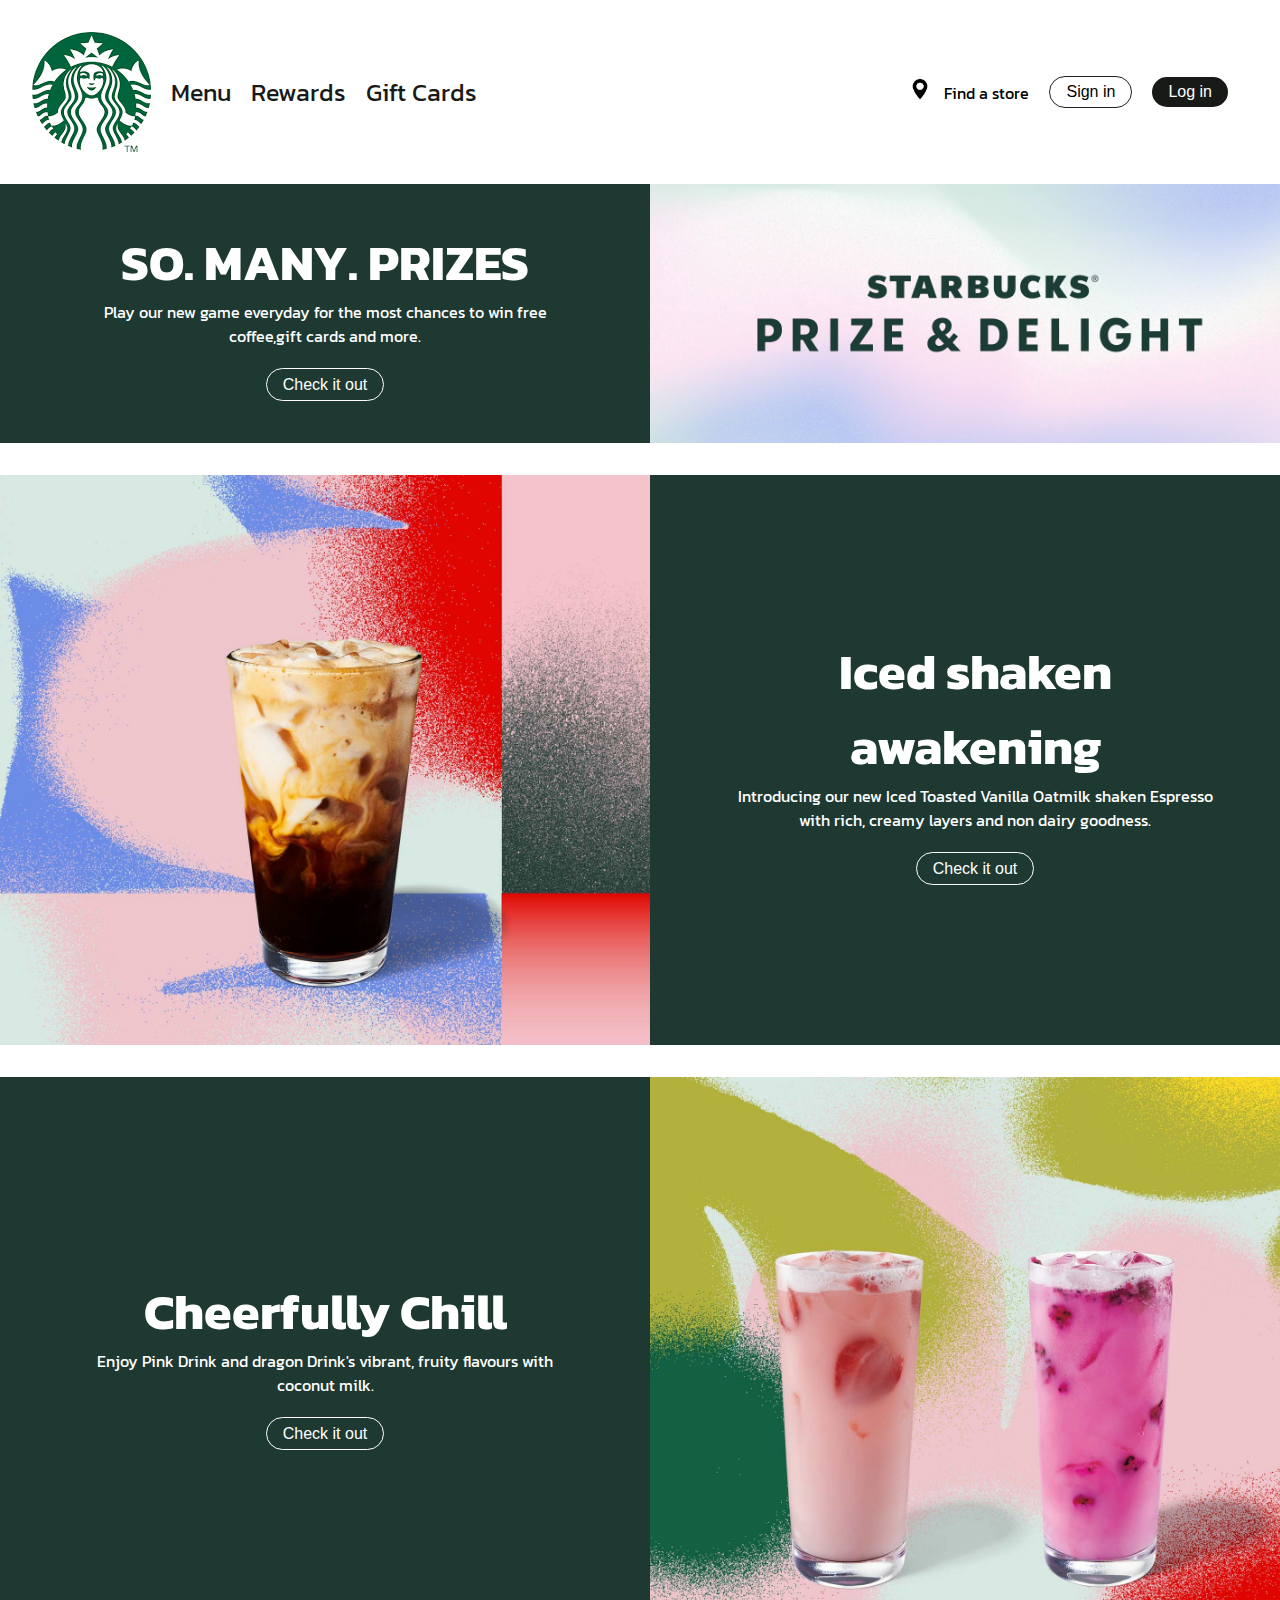
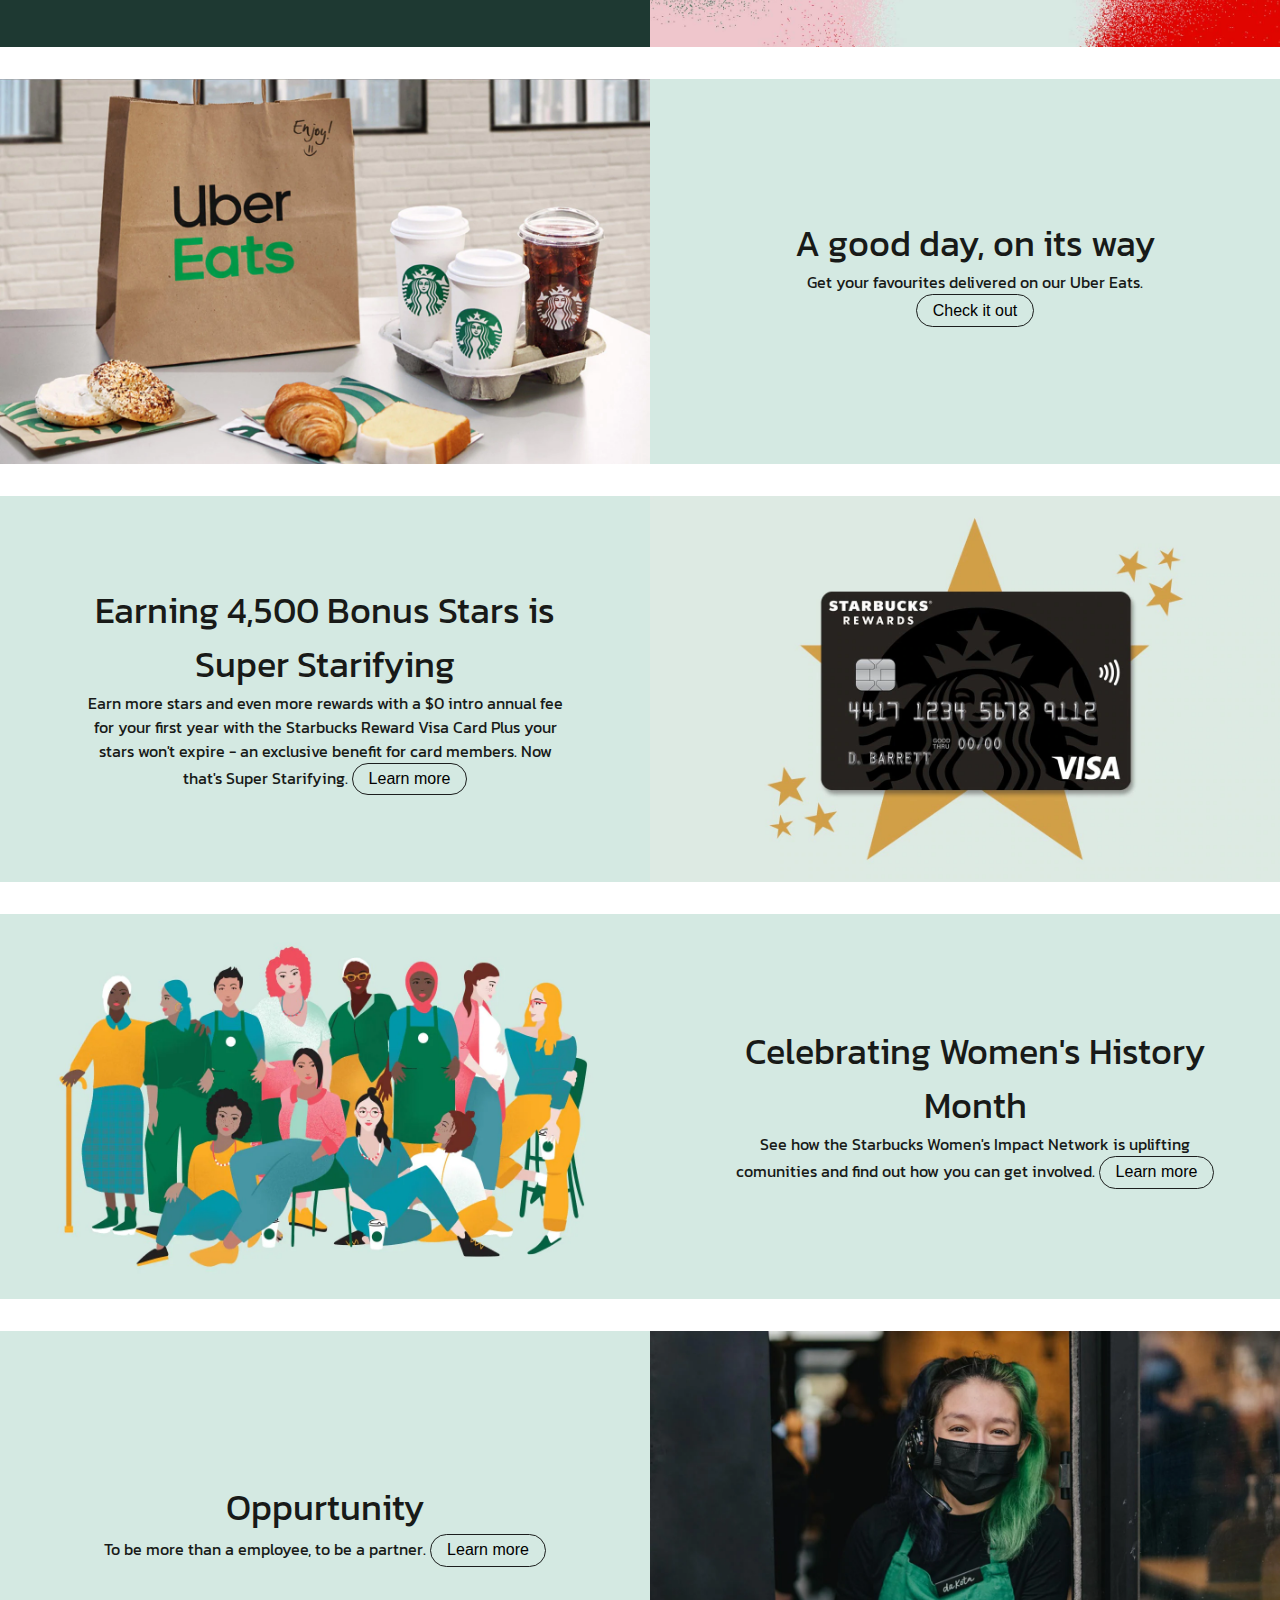
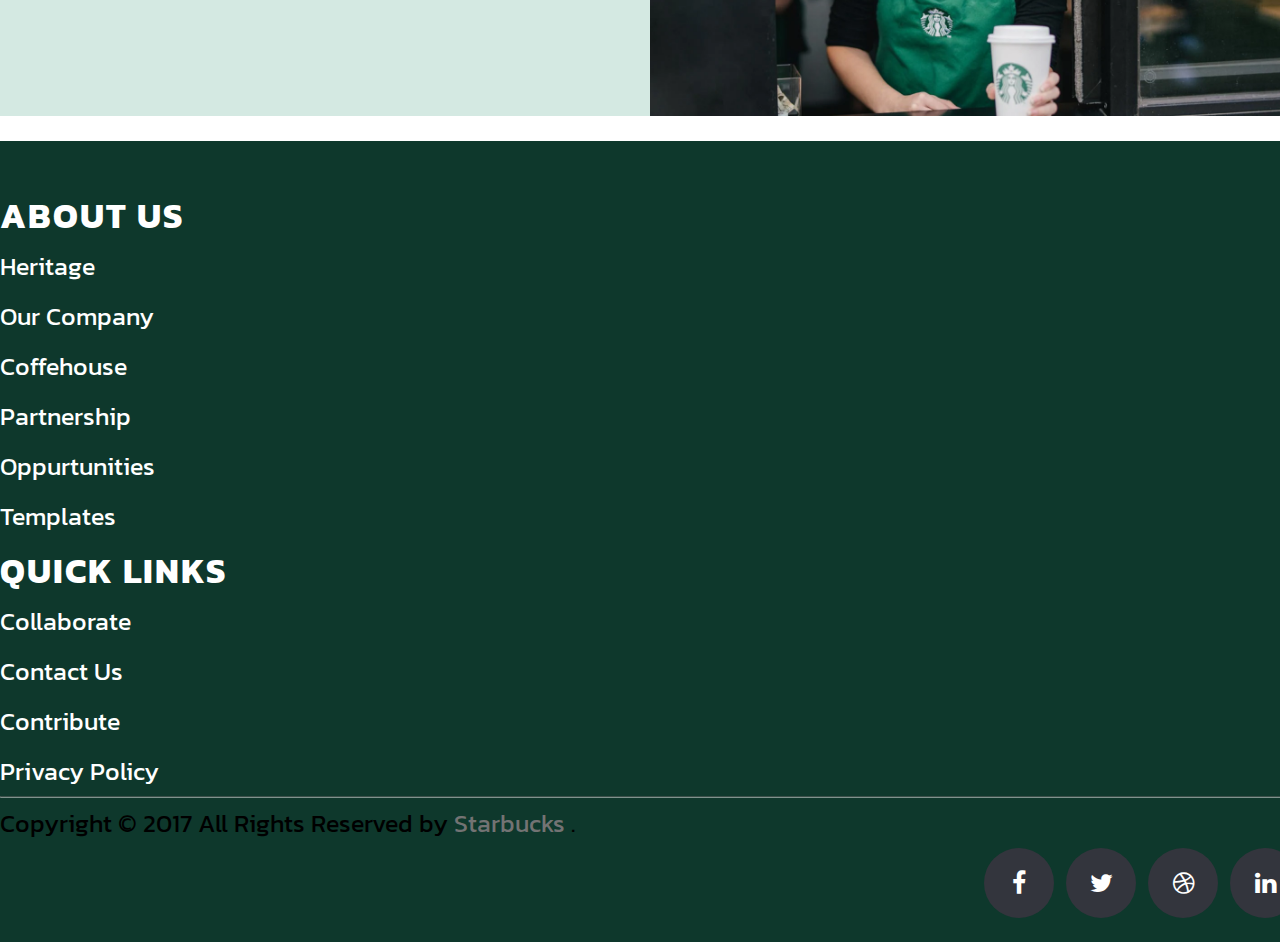
<file: images/index.html>
<!DOCTYPE html>
<html>
    <head>
        <link rel="preconnect" href="https://fonts.googleapis.com">
<link rel="preconnect" href="https://fonts.gstatic.com" crossorigin>
<link href="https://fonts.googleapis.com/css2?family=Kanit:wght@300&display=swap" rel="stylesheet">
        <meta charset="utf-8">
        <meta http-equiv="X-UA-Compatible" content="IE=edge">
        <title></title>
        <meta name="description" content="">
        <meta name="viewport" content="width=device-width, initial-scale=1">
        <link rel="stylesheet" href="styles.css">
        <link rel="shortcut icon" href="./starbucks-logo-png-1666.png" type="image/x-icon">
        <link rel="stylesheet" href="https://cdnjs.cloudflare.com/ajax/libs/font-awesome/4.7.0/css/font-awesome.min.css">
    </head>
    
    <body>
            
        <!--navigation menu-->


        <!--main content start-->
        <nav>
        <div class="container">
        <div class="nav-left">
            <img src="/images/logo.png" alt="logo" >
            <ul>
                <li>
                    <a href="#">Menu</a>
                </li>
                <li>
                    <a href="#">Rewards</a>
                </li>
                <li>
                    <a href="#">Gift Cards</a>
                </li>
                  
            </ul>
        </div>
<div class="nav-right">
    <div class="location">
        <img src="./location.png" alt="location">
    <span>Find a store</span>
    </div>
    <button class="btn btn-primary">Sign in</button>
    <button class="btn btn-secondary"> Log in</button>
    
     </div>
    </div>
    </nav>

    <!---navigation end-->

    <div class="box mt-0">
        <div class="container">
            <div class="box-text">
                <h1 calss="lg">SO. MANY. PRIZES</h1>
                <p class="p-lg">
                    Play our new game everyday for the most chances to win free coffee,gift cards and more.
                </p>
                <button class="btn btn-primary btn-white">Check it out</button>
            </div>
            <div class="box-img">
                <img src="./1.webp" alt="1">
            </div>
        </div>
    </div>

    <div class="box box-secondary">
        <div class="container">
            <div class="box-text">
                <h1>Iced shaken awakening</h1>
                <p>
                    Introducing our new Iced Toasted Vanilla Oatmilk shaken Espresso with rich, creamy layers and non dairy goodness.
                </p>
                <button class="btn btn-primary btn-white">Check it out</button>
            </div>
            <div class="box-img">
                <img src="./2.jpg" alt="2">
            </div>
        </div>
    </div>

    <div class="box">
        <div class="container">
            <div class="box-text ">
                <h1>Cheerfully Chill</h1>
                <p>
                    Enjoy Pink Drink and dragon Drink's vibrant, fruity flavours with
                    coconut milk.                </p>
                <button class="btn btn-primary btn-white">Check it out</button>
            </div>
            <div class="box-img">
                <img src="./3.jpg" alt="3">
            </div>
        </div>
    </div>

    <div class="box box-secondary">
        <div class="container">
            <div class="box-text box-light ">
                <h1 class="lg">A good day, on its way
                </h1>
                <p class="p-lg">
                    Get your favourites delivered on our Uber Eats.                </p>
                <button class="btn btn-primary">Check it out</button>
            </div>
            <div class="box-img">
                <img src="./4.webp" alt="4">
            </div>
        </div>
    </div>

    <div class="box">
        <div class="container">
            <div class="box-text box-light ">
                <h1 class="lg">
                    Earning 4,500 Bonus Stars is Super Starifying
                </h1>
                <p class="p-lg">
                    Earn more stars and even more rewards with a $0 intro annual fee for
                    your first year with the Starbucks Reward Visa Card Plus your stars
                    won't expire - an exclusive benefit for card members. Now that's
                    Super Starifying.    
                    <button class="btn btn-primary">Learn more</button>
            </div>
            <div class="box-img">
                <img src="./5.webp" alt="5">
            </div>
        </div>
    </div>

    <div class="box box-secondary mb-1">
        <div class="container">
            <div class="box-text box-light ">
                <h1 class="lg">
                    Celebrating Women's History Month
                </h1>
                <p class="p-lg">
                    See how the Starbucks Women's Impact Network is uplifting comunities
and find out how you can get involved. 
                    <button class="btn btn-primary">Learn more</button>
            </div>
            <div class="box-img">
                <img src="./6.webp" alt="6">
            </div>
        </div>
    </div>

    <div class="box">
        <div class="container">
            <div class="box-text box-light ">
                <h1 class="lg">
                    Oppurtunity
                </h1>
                <p class="p-lg">
                    To be more than a employee, to be a partner.    
                    <button class="btn btn-primary">Learn more</button>
            </div>
            <div class="box-img">
                <img src="./7.webp" alt="7">
            </div>
        </div>
    </div>
    <!--main content end-->
    </body>
</html>



<!-- Site footer -->
<footer class="site-footer">
    <div class="container">
      <div class="row">
        <div class="col-sm-12 col-md-6">
        

        <div class="col-xs-6 col-md-3">
          <h6>About us</h6>
          <ul class="footer-links">
            <li><a>Heritage</a></li>
            <li><a>Our Company</a></li>
            <li><a>Coffehouse</a></li>
            <li><a>Partnership</a></li>
            <li><a>Oppurtunities</a></li>
            <li><a>Templates</a></li>
          </ul>
        </div>

        <div class="col-xs-6 col-md-3">
          <h6>Quick Links</h6>
          <ul class="footer-links">
            <li><a>Collaborate </a></li>
            <li><a>Contact Us</a></li>
            <li><a>Contribute</a></li>
            <li><a>Privacy Policy</a></li>
            
          </ul>
        </div>
      </div>
      <hr>
    </div>
    <div class="container">
      <div class="row">
        <div class="col-md-8 col-sm-6 col-xs-12">
          <p class="copyright-text">Copyright &copy; 2017 All Rights Reserved by 
       <a>Starbucks </a>.
          </p>
        </div>

        <div class="col-md-4 col-sm-6 col-xs-12">
          <ul class="social-icons">
            <li><a class="facebook" href="#"><i class="fa fa-facebook"></i></a></li>
            <li><a class="twitter" href="#"><i class="fa fa-twitter"></i></a></li>
            <li><a class="dribbble" href="#"><i class="fa fa-dribbble"></i></a></li>
            <li><a class="linkedin" href="#"><i class="fa fa-linkedin"></i></a></li>   
          </ul>
        </div>
      </div>
    </div>
</footer>
</file>
<file: images/styles.css>
*{
    margin: 0;
    padding: 0%;
    box-sizing: border-box;
}

body{
    font-family: 'Kanit', sans-serif;
}


.container {
width:1300px;
margin: 0 auto;
}

ul li {
    list-style: none;
}

a{
    text-decoration: none;
}

/*nav*/

nav {
    box-shadow: 0 1px 3px rgb(0 0 0 / 10%), 0 2px 2px rgb(0 0 0 / 6%),0 0 2px rgba(0 0 0 / 7%);
}

nav .container{
    display: flex;
    align-items: center;
    justify-content: space-between;
    padding: 32px;
}

.nav-left{
    display:flex;
    align-items: center;
}

.nav-left ul{
    display: flex;
    align-items: center;
}

.nav-left ul li {
    margin-left: 20px;
}

.nav-left ul li a{
    font-size: 25px;
    text-decoration: uppercase;
    color: #181A18;
}

.nav-left ul li a:hover{
    color: #00754A;
}

.nav-right {
    display: flex;
    align-items: center;
    margin-right: 40px;
    cursor: pointer;
}

.nav-right .location:hover {
   color: #00754A; 
}

.nav-right .location span {
    margin-left: 10px; 
 }

.location img {
    height:20px;
}

.nav-right button {
    margin-left: 20px;
}

.btn{
   
    padding: 6.4px 16px;
    background-color: transparent;
    border:none;
    cursor: pointer;
    font-size: 16px;
    border-radius: 40px;
}

.btn-primary{
    border: 1px solid rgba(0,0,0, .87);
}

.btn-primary:hover{
    background-color: rgba(0, 0, 0, 0.07);
}

.btn-secondary{
    background-color: #181A18;
    color: white;
}

.btn-secondary:hover{
    background-color: rgba(0, 0, 0, 0.7);
    border-color: rgba(0, 0, 0, 0.07);
}

/*main content*/

.box{
    margin-top: 32px;
}

.box .container{
    display: flex;
}

.box-text{

    width: 50%;
    padding: 32px 80px;
    background-color: #1e3932;
    color: #fff;
    text-align: center;
    display: flex;
    flex-direction: column;
    align-items: center;
    justify-content: center;
}

.box-text h1{
    font-size: 50px;
}

.box text p{
    margin-top:60px;
    margin-bottom: 32px;
    font-size: 24px;
}

.box-img{
width: 50%;
}

.box-img img{
    height: 100%;
    width: 100%;
}

.lg{
    font-size: 36px !important;
}

.p-lg{
    font-size: 16px !important;
}

.mt-0{
    margin-top: 0 !important;
}

.box-secondary .container{
flex-direction: row-reverse;
}

.mp-1 {
   margin-bottom: 32px; 
}

.box-light{
    background-color: #d4e9e2;
    color:#181a18;
}
.box-light h1{
    font-weight: normal;
}

.btn-white{
    margin-top:20px;
    border-color: #fff;
    color: #fff;

}

/*footer*/


.site-footer
{
    
    margin-top: 25px;
  background-color:#0E382C;
  padding:45px 0 20px;
  font-size:25px;
  line-height:50px;
  color:#000000;
}
.site-footer hr
{
  border-top-color:#bbb;
  opacity:0.5
}
.site-footer hr.small
{
  margin:20px 0
}
.site-footer h6
{
  color:rgb(255, 255, 255);
  font-size:35px;
  text-transform:uppercase;
  margin-top:5px;
  letter-spacing:2px
}
.site-footer a
{
  color:#737373;
}
.site-footer a:hover
{
  color:#000000;
  text-decoration:none;
}
.footer-links
{
  padding-left:0;
  list-style:none
}
.footer-links li
{
  display:block
}
.footer-links a
{
  color:#ffffff
}
.footer-links a:active,.footer-links a:focus,.footer-links a:hover
{
  color:#1d1e1f;
  text-decoration:none;
}
.footer-links.inline li
{
  display:inline-block
}
.site-footer .social-icons
{
  text-align:right
}
.site-footer .social-icons a
{
  width:70px;
  height:70px;
  line-height:70px;
  margin-left:6px;
  margin-right:0;
  border-radius:100%;
  background-color:#33353d
}
.copyright-text
{
  margin:0
}

.social-icons
{
  padding-left:0;
  margin-bottom:0;
  list-style:none
}
.social-icons li
{
  display:inline-block;
  margin-bottom:4px
}
.social-icons li.title
{
  margin-right:15px;
  text-transform:uppercase;
  color:#96a2b2;
  font-weight:700;
  font-size:13px
}
.social-icons a{
  background-color:#eceeef;
  color:#ffffff;
  font-size:25px;
  display:inline-block;
  line-height:44px;
  width:44px;
  height:44px;
  text-align:center;
  margin-right:8px;
  border-radius:100%;
  -webkit-transition:all .2s linear;
  -o-transition:all .2s linear;
  transition:all .2s linear
}
.social-icons a:active,.social-icons a:focus,.social-icons a:hover
{
  color:#fff;
  background-color:#1e8e29
}
.social-icons.size-sm a
{
  line-height:50px;
  height:50px;
  width:50px;
  font-size:14px;
}
.social-icons a.facebook:hover
{
  background-color:#000000
}
.social-icons a.twitter:hover
{
  background-color:rgb(0, 0, 0)
}
.social-icons a.linkedin:hover
{
  background-color:rgb(0, 0, 0)
}
.social-icons a.dribbble:hover
{
  background-color:#000000
}
@media (max-width:767px)
{
  .social-icons li.title
  {
    display:block;
    margin-right:0;
    font-weight:600
  }
}
</file>
